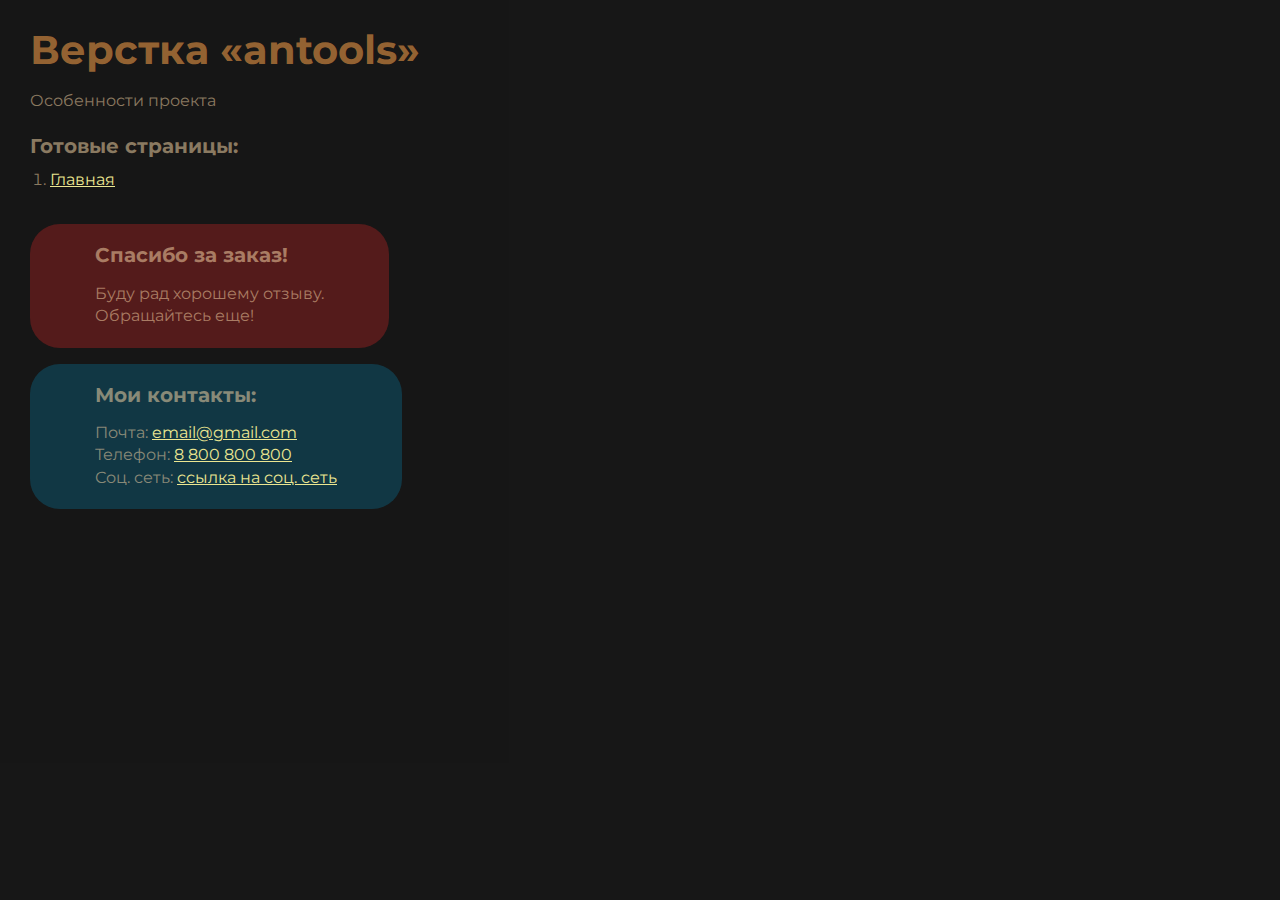
<file: index.html>
<!DOCTYPE html>
<html>

<head>
	<meta charset="UTF-8">
	<meta name="viewport" content="width=device-width, initial-scale=1.0">
	<title>Верстка «antools»</title>
</head>

<body>
	<div class="rootpage">
		<h1>Верстка «antools»</h1>
		<div class="rootpage__info">
			Особенности проекта
		</div>
		<h2>Готовые страницы:</h2>
		<ol class="rootpage__list">
			<li><a target="_blank" href="home.html">Главная</a></li>
		</ol>
		<div class="rootpage__tnx">
			<h2>Спасибо за заказ!</h2>
			<p>Буду рад хорошему отзыву.</p>
			<p>Обращайтесь еще!</p>
		</div>
		<div class="rootpage__contacts">
			<h2>Мои контакты:</h2>
			<p>Почта: <a href="mailto:email@gmail.com">email@gmail.com</a></p>
			<p>Телефон: <a href="tel:8800800800">8 800 800 800</a></p>
			<p>Соц. сеть: <a href="">ссылка на соц. сеть</a></p>
		</div>
	</div>
</body>
<style>
	@charset "UTF-8";
	@import url("https://fonts.googleapis.com/css?family=Montserrat:regular,700&display=swap");

	*,
	*::before,
	*::after {
		padding: 0px;
		margin: 0px;
		border: 0px;
		box-sizing: border-box;
	}

	html,
	body {
		height: 100%;
		margin: 0;
		padding: 0;
		min-width: 320px;
		width: 100%;
		color: rgba(255, 222, 173, 0.5);
		background-color: rgba(0, 0, 0, 0.7);
	}

	body {
		font-family: Montserrat;
		font-size: 100%;
		line-height: 1;
		font-size: 1rem;
	}

	a {
		text-decoration: underline;
		color: #ebe691
	}

	a:visited {
		text-decoration: underline;
		color: #aaa768;
	}

	a:hover {
		text-decoration: none;
	}

	ul li {
		list-style: none;
	}

	img {
		vertical-align: top;
	}

	.wrapper {
		width: 100%;
		min-height: 100%;
		overflow: hidden;
	}

	.rootpage {
		padding: 30px;
		display: flex;
		flex-direction: column;
		align-items: flex-start;
	}

	@media (max-width: 767px) {
		.rootpage {
			padding: 30px 15px;
		}
	}

	h1 {
		color: rgba(205, 133, 63, 0.7);
		font-size: 2.5rem;
		margin: 0px 0px 1.25rem 0px;
	}

	@media (max-width: 767px) {
		h1 {
			font-size: 1.85rem;
			margin: 0px 0px 1.25rem 0px;
		}
	}

	h2 {
		/* color: #ebe691; */
		font-size: 1.25rem;
		margin: 0px 0px 1rem 0px;
	}

	@media (max-width: 767px) {
		h2 {
			font-size: 1.125rem;
			margin: 0px 0px 1rem 0px;
		}
	}

	.rootpage__info {
		line-height: 140%;
		margin: 0px 0px 1.5rem 0px;
	}

	.rootpage__list {
		margin: 0px 0px 2.25rem 1.25rem;
	}

	.rootpage__list li:not(:last-child) {
		margin: 0px 0px 15px 0px;
	}

	.rootpage__contacts,
	.rootpage__tnx {
		border-radius: 30px;
		padding: 20px 65px;
		line-height: 140%;
	}

	@media (max-width: 767px) {

		.rootpage__contacts,
		.rootpage__tnx {
			border-radius: 40px;
			padding: 20px;
		}
	}

	.rootpage__contacts {
		background: rgba(0, 191, 255, 0.2);

	}

	.rootpage__contacts a {
		color: #ebe691;
	}

	.rootpage__tnx {
		background: rgba(178, 34, 34, 0.4);

		/* background: #c22d63; */
		margin: 0px 0px 1rem 0px;
	}
</style>

</html>
</file>
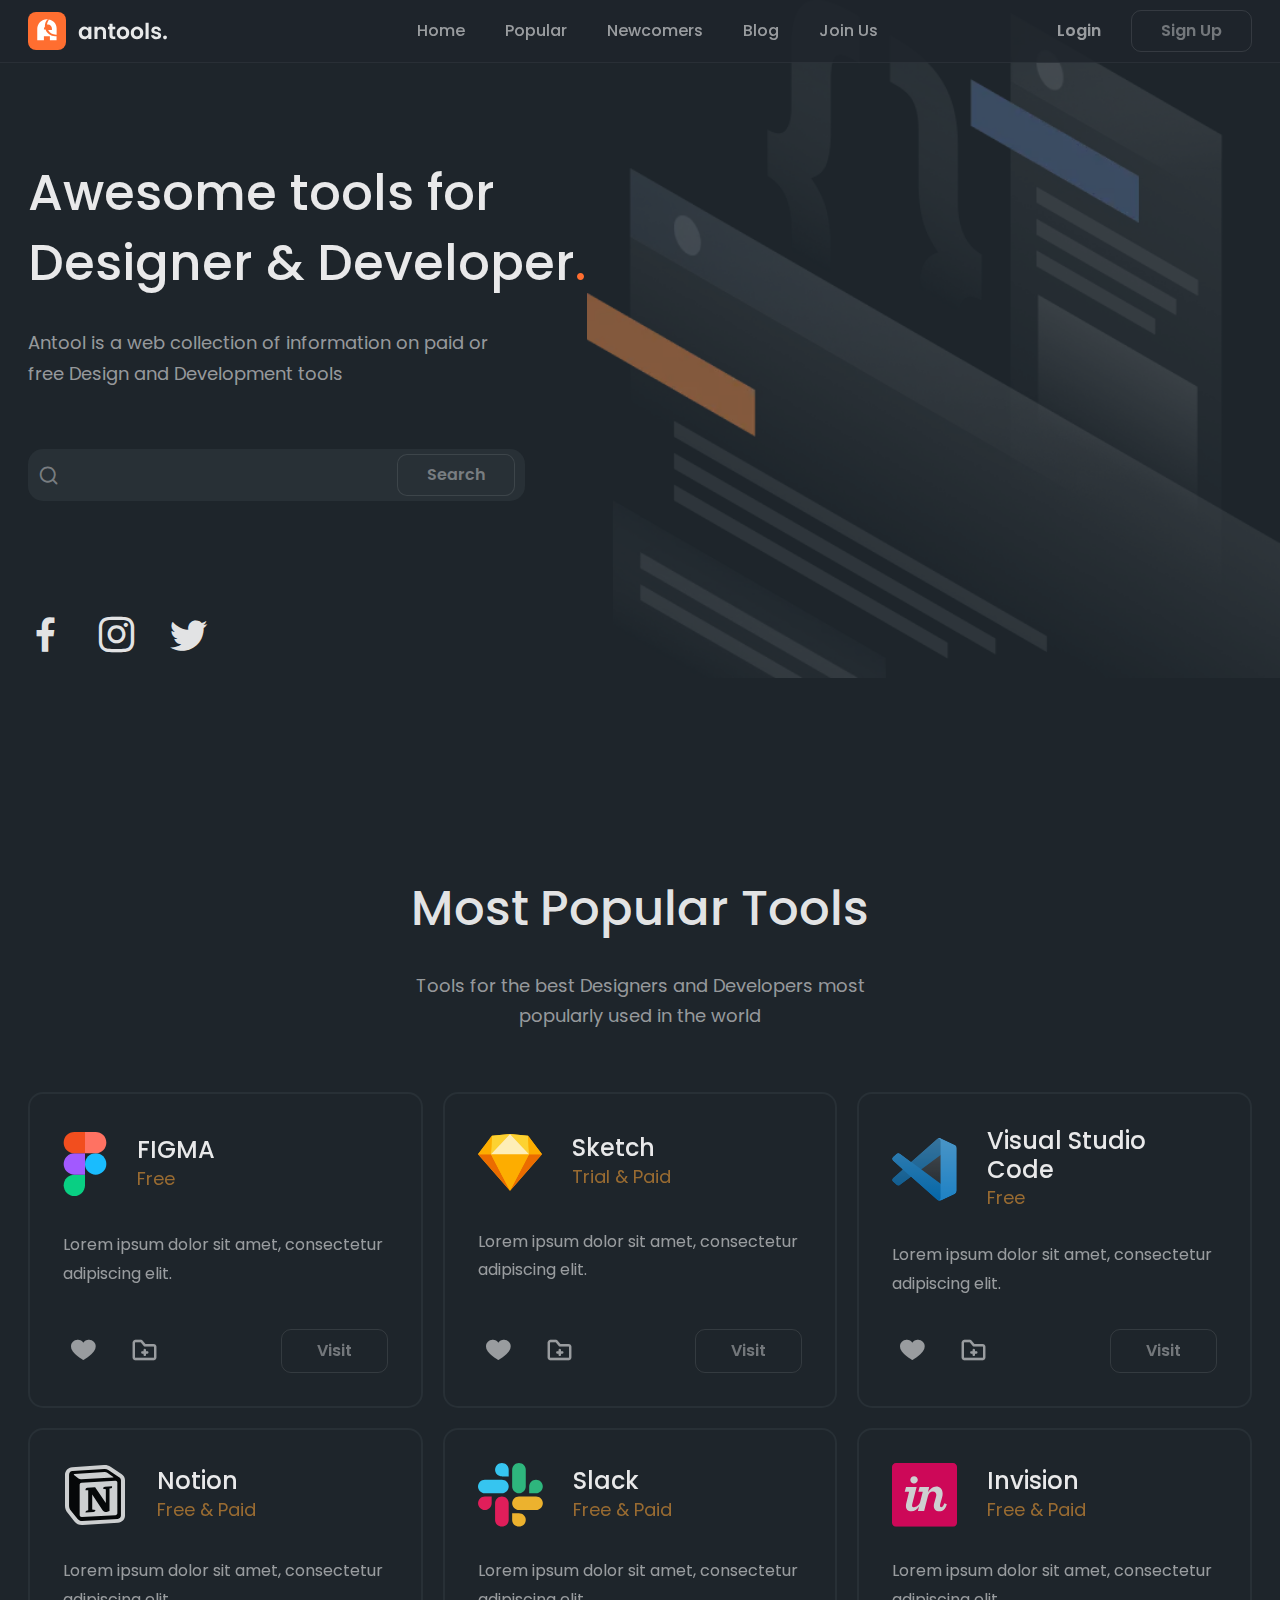
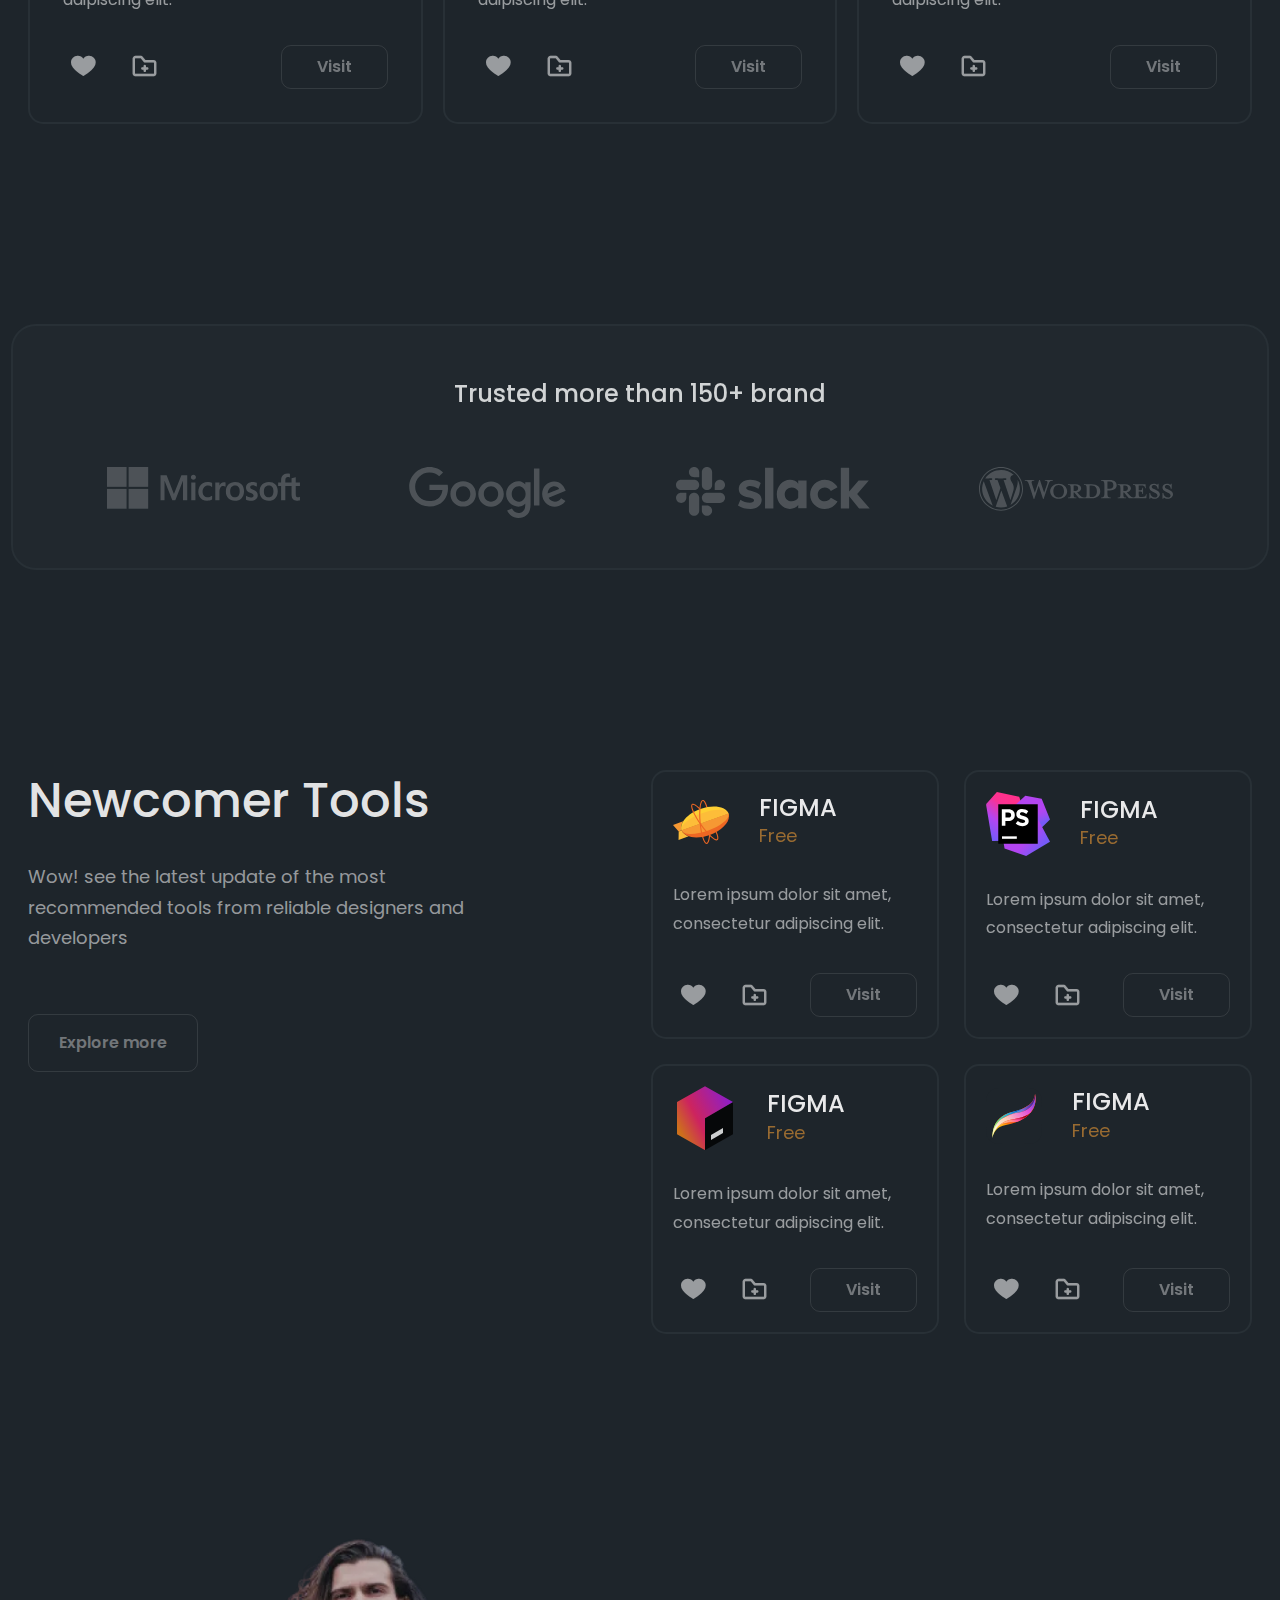
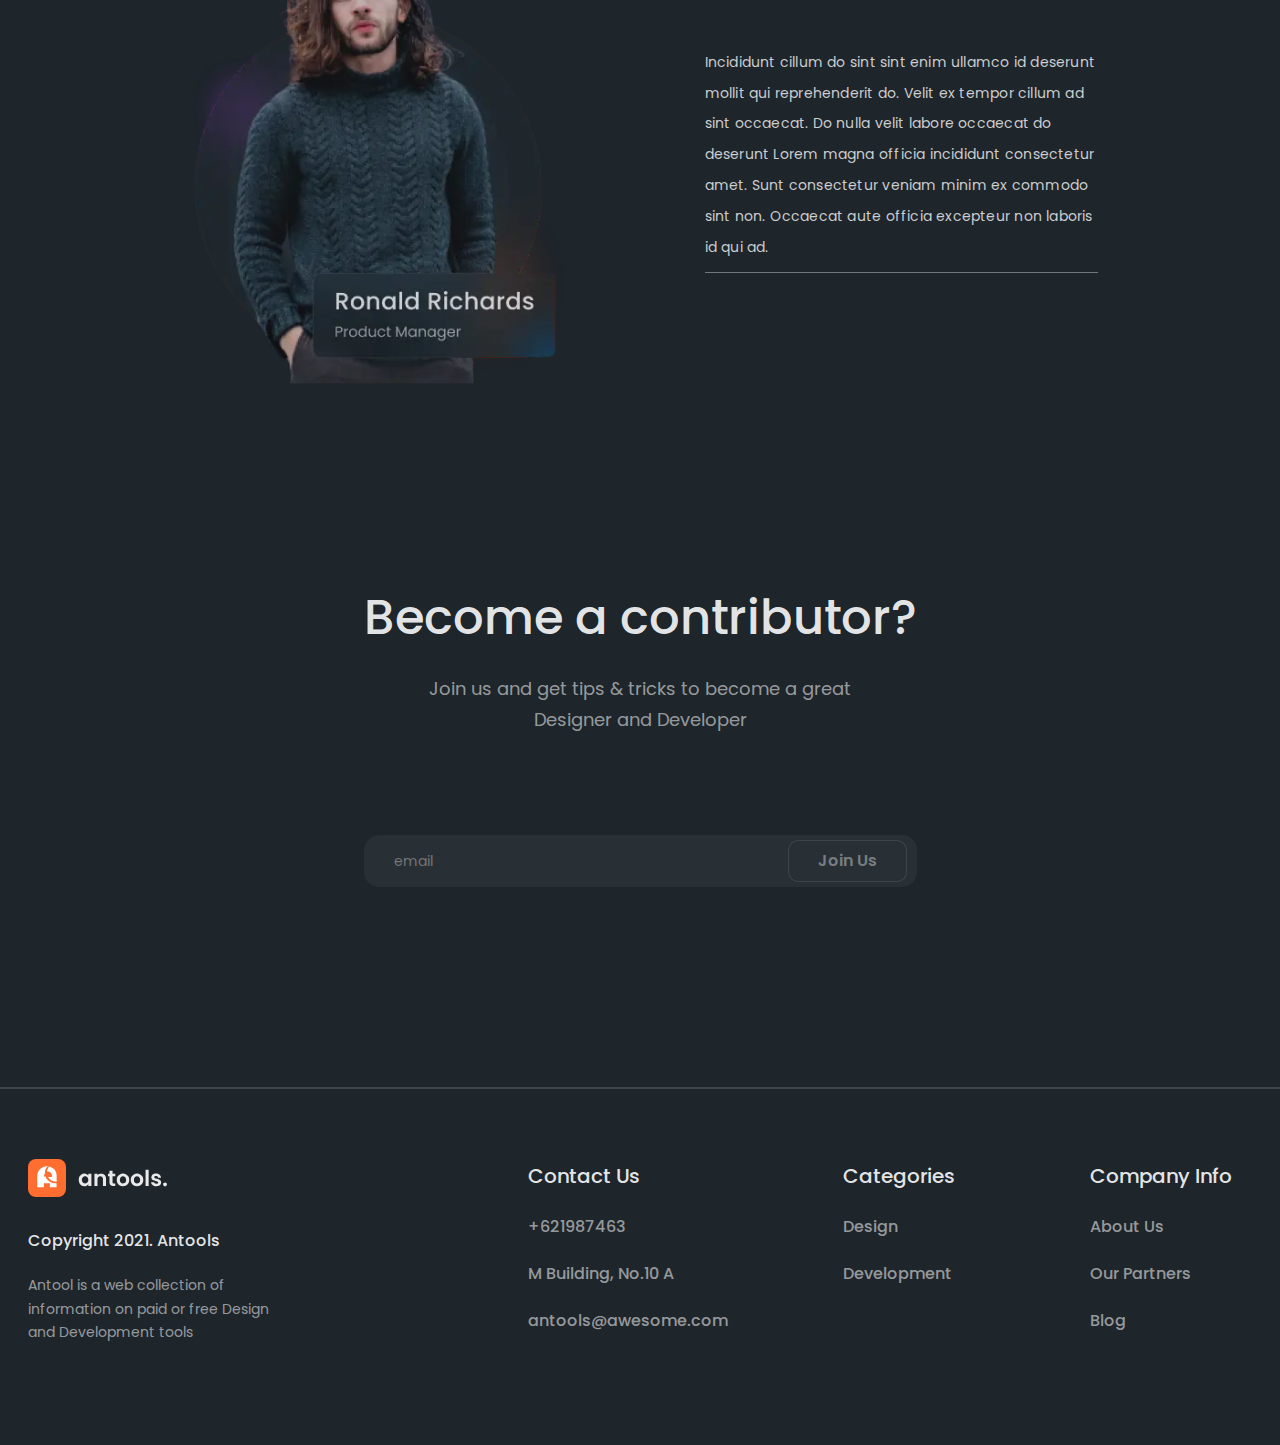
<file: home.html>
<!DOCTYPE html>
<html lang="ru">

<head>
	<title>Главная</title>
	<meta charset="UTF-8">
	<meta name="format-detection" content="telephone=no">
	<!-- <style>body{opacity: 0;}</style> -->
	<link rel="preconnect" href="https://fonts.googleapis.com">
	<link rel="preconnect" href="https://fonts.gstatic.com" crossorigin>
	<link href="https://fonts.googleapis.com/css2?family=Poppins:wght@400;500;600&family=Roboto&display=swap&_v=20220122194703" rel="stylesheet">
	<link rel="stylesheet" href="css/style.min.css?_v=20220122194703">
	<link rel="shortcut icon" href="favicon.ico">
	<!-- <meta name="robots" content="noindex, nofollow"> -->
	<meta name="viewport" content="width=device-width, initial-scale=1.0">
</head>

<body>
	<div class="wrapper">
		<header class="header">
			<div class="header__container">
				<a href="#" class="header__logo"><img src="img/icons/logo2.svg" alt="logo"></a>
				<div class="header__menu menu">
					<nav class="menu__body">
						<ul class="menu__list">
							<li data-goto=".header" class="menu__item"><a href="" class="menu__link">Home</a></li>
							<li data-goto=".popular" class="menu__item"><a href="" class="menu__link">Popular</a></li>
							<li data-goto=".Newcomer" class="menu__item"><a href="" class="menu__link">Newcomers</a></li>
							<li class="menu__item"><a href="" class="menu__link">Blog</a></li>
							<li data-goto=".email" class="menu__item"><a href="" class="menu__link">Join Us</a></li>
						</ul>
					</nav>
				</div>
				<div data-da=".menu__body, 500" class="header__accaunt">
					<a href="" class="header__login">Login</a>
					<button type="submit" class="header__button button">Sign Up</button>
					<button data-da=".header__container, 500" type="button" class="menu__icon icon-menu"><span></span></button>
				</div>

			</div>
		</header>
		<main class="page">
			<section class="awesome ">
				<div class="awesome__container">
					<h1 class="awesome__title">Awesome tools for
						Designer & Developer<span>.</span> </h1>
					<div class="awesome__text text">Antool is a web collection of information on paid or free Design and
						Development tools</div>
					<form action="#" class="awesome__forms">
						<div class="awesome__form _icon-search">
							<input autocomplete="off" type="text" name="form[]" data-error="Ошибка" placeholder="" class=" awesome__input input">
							<button type="submit" class="awesome__button button">Search</button>
						</div>
					</form>
					<div class="awesome__massage">
						<div class="awesome__icon facebook">
							<a href="#" class="awesome__facebook _icon-facebook"></a>
						</div>
						<div class="awesome__icon inst">
							<a href="#" class="awesome__inst _icon-inst "></a>
						</div>
						<div class="awesome__icon twitter">
							<a href="#" class="awesome__twitter _icon-twitter"></a>
						</div>
					</div>
				</div>
			</section>
			<section class="popular">
				<div class="popular__container">
					<h2 class="popular__title title">Most Popular Tools</h2>
					<div class="popular__text text">Tools for the best Designers and Developers
						most popularly used in the world</div>
					<div class="popular__items">
						<div class="popular__item item ">
							<div class="item__icon body-icon">
								<div class="body-icon__img">
									<img src="img/item-icon/1.svg" alt="">
								</div>
								<div class="body-icon__item">
									<div class="body-icon__title">FIGMA</div>
									<div class="body-icon__text">Free</div>
								</div>
							</div>
							<div class="item__text">Lorem ipsum dolor sit amet, consectetur adipiscing elit.</div>
							<div class="item__body">
								<div class="item__like">
									<button type="submit" class="item__fovotite _icon-favorite"></button>
									<button type="submit" class="item__file _icon-file"></button>
								</div>
								<button type="submit" class="item__btn button">Visit</button>
							</div>
						</div>
						<div class="popular__item item ">
							<div class="item__icon body-icon">
								<div class="body-icon__img">
									<img src="img/item-icon/2.svg" alt="">
								</div>
								<div class="body-icon__item">
									<div class="body-icon__title">Sketch</div>
									<div class="body-icon__text">Trial & Paid</div>
								</div>
							</div>
							<div class="item__text">Lorem ipsum dolor sit amet, consectetur adipiscing elit.</div>
							<div class="item__body">
								<div class="item__like">
									<button type="submit" class="item__fovotite _icon-favorite"></button>
									<button type="submit" class="item__file _icon-file"></button>
								</div>
								<button type="submit" class="item__btn button">Visit</button>
							</div>
						</div>
						<div class="popular__item item ">
							<div class="item__icon body-icon">
								<div class="body-icon__img">
									<img src="img/item-icon/3.svg" alt="">
								</div>
								<div class="body-icon__item">
									<div class="body-icon__title">Visual Studio Code</div>
									<div class="body-icon__text">Free</div>
								</div>
							</div>
							<div class="item__text">Lorem ipsum dolor sit amet, consectetur adipiscing elit.</div>
							<div class="item__body">
								<div class="item__like">
									<button type="submit" class="item__fovotite _icon-favorite"></button>
									<button type="submit" class="item__file _icon-file"></button>
								</div>
								<button type="submit" class="item__btn button">Visit</button>
							</div>
						</div>
						<div class="popular__item item ">
							<div class="item__icon body-icon">
								<div class="body-icon__img">
									<img src="img/item-icon/4.svg" alt="">
								</div>
								<div class="body-icon__item">
									<div class="body-icon__title">Notion</div>
									<div class="body-icon__text">Free & Paid</div>
								</div>
							</div>
							<div class="item__text">Lorem ipsum dolor sit amet, consectetur adipiscing elit.</div>
							<div class="item__body">
								<div class="item__like">
									<button type="submit" class="item__fovotite _icon-favorite"></button>
									<button type="submit" class="item__file _icon-file"></button>
								</div>
								<button type="submit" class="item__btn button">Visit</button>
							</div>
						</div>
						<div class="popular__item item ">
							<div class="item__icon body-icon">
								<div class="body-icon__img">
									<img src="img/item-icon/5.svg" alt="">
								</div>
								<div class="body-icon__item">
									<div class="body-icon__title">Slack</div>
									<div class="body-icon__text">Free & Paid</div>
								</div>
							</div>
							<div class="item__text">Lorem ipsum dolor sit amet, consectetur adipiscing elit.</div>
							<div class="item__body">
								<div class="item__like">
									<button type="submit" class="item__fovotite _icon-favorite"></button>
									<button type="submit" class="item__file _icon-file"></button>
								</div>
								<button type="submit" class="item__btn button">Visit</button>
							</div>
						</div>
						<div class="popular__item item ">
							<div class="item__icon body-icon">
								<div class="body-icon__img">
									<img src="img/item-icon/6.svg" alt="">
								</div>
								<div class="body-icon__item">
									<div class="body-icon__title">Invision</div>
									<div class="body-icon__text">Free & Paid</div>
								</div>
							</div>
							<div class="item__text">Lorem ipsum dolor sit amet, consectetur adipiscing elit.</div>
							<div class="item__body">
								<div class="item__like">
									<button type="submit" class="item__fovotite _icon-favorite"></button>
									<button type="submit" class="item__file _icon-file"></button>
								</div>
								<button type="submit" class="item__btn button">Visit</button>
							</div>
						</div>
					</div>
				</div>
			</section>
			<section class="Trusted">
				<div class="Trusted__container">
					<div class="Trusted__title">Trusted more than 150+ brand</div>
					<div class="Trusted__items">
						<div class="Trusted__item">
							<img src="img/Trusted/1.svg" alt="img">
						</div>
						<div class="Trusted__item">
							<img src="img/Trusted/2.svg" alt="img">
						</div>
						<div class="Trusted__item">
							<img src="img/Trusted/3.svg" alt="img">
						</div>
						<div class="Trusted__item">
							<img src="img/Trusted/4.svg" alt="img">
						</div>
					</div>
				</div>
			</section>
			<section class="Newcomer">
				<div class="Newcomer__container">
					<div class="Newcomer__body">
						<h2 class="Newcomer__title title">Newcomer Tools</h2>
						<div class="Newcomer__text text">Wow! see the latest update of the most recommended tools from
							reliable designers and developers</div>
						<button type="submit" class="Newcomer__button button">Explore more</button>
					</div>
					<div class="Newcomer__items">
						<div class="Newcomer__item item">
							<div class="item__icon body-icon">
								<div class="body-icon__img">
									<img src="img/Newcomer/1.svg" alt="">
								</div>
								<div class="body-icon__item">
									<div class="body-icon__title">FIGMA</div>
									<div class="body-icon__text">Free</div>
								</div>
							</div>
							<div class="item__text text__fz">Lorem ipsum dolor sit amet, consectetur adipiscing elit.</div>
							<div class="item__body">
								<div class="item__like">
									<button type="submit" class="item__fovotite _icon-favorite"></button>
									<button type="submit" class="item__file _icon-file"></button>
								</div>
								<button type="submit" class="item__btn button">Visit</button>
							</div>
						</div>
						<div class="Newcomer__item item">
							<div class="item__icon body-icon">
								<div class="body-icon__img">
									<img src="img/Newcomer/2.svg" alt="">
								</div>
								<div class="body-icon__item">
									<div class="body-icon__title">FIGMA</div>
									<div class="body-icon__text">Free</div>
								</div>
							</div>
							<div class="item__text text__fz">Lorem ipsum dolor sit amet, consectetur adipiscing elit.</div>
							<div class="item__body">
								<div class="item__like ">
									<button type="submit" class="item__fovotite _icon-favorite"></button>
									<button type="submit" class="item__file _icon-file"></button>
								</div>
								<button type="submit" class="item__btn button">Visit</button>
							</div>
						</div>
						<div class="Newcomer__item item">
							<div class="item__icon body-icon">
								<div class="body-icon__img">
									<img src="img/Newcomer/3.svg" alt="">
								</div>
								<div class="body-icon__item">
									<div class="body-icon__title">FIGMA</div>
									<div class="body-icon__text">Free</div>
								</div>
							</div>
							<div class="item__text text__fz">Lorem ipsum dolor sit amet, consectetur adipiscing elit.</div>
							<div class="item__body">
								<div class="item__like ">
									<button type="submit" class="item__fovotite _icon-favorite"></button>
									<button type="submit" class="item__file _icon-file"></button>
								</div>
								<button type="submit" class="item__btn button">Visit</button>
							</div>
						</div>
						<div class="Newcomer__item item">
							<div class="item__icon body-icon">
								<div class="body-icon__img">
									<img src="img/Newcomer/4.svg" alt="">
								</div>
								<div class="body-icon__item">
									<div class="body-icon__title">FIGMA</div>
									<div class="body-icon__text">Free</div>
								</div>
							</div>
							<div class="item__text text__fz">Lorem ipsum dolor sit amet, consectetur adipiscing elit.</div>
							<div class="item__body">
								<div class="item__like">
									<button type="submit" class="item__fovotite _icon-favorite"></button>
									<button type="submit" class="item__file _icon-file"></button>
								</div>
								<button type="submit" class="item__btn button">Visit</button>
							</div>
						</div>
					</div>
				</div>
			</section>
			<section class="blog">
				<div class="blog__container">
					<div class="blog__body">
						<div class="blog__image -ibg_contain">
							<picture><source srcset="img/ronald.webp"type="image/webp"><img src="img/ronald.png" alt=""></picture>
						</div>
						<div class="blog__text">Incididunt cillum do sint sint enim ullamco id deserunt mollit qui
							reprehenderit do. Velit ex tempor cillum ad sint occaecat. Do nulla velit labore
							occaecat do deserunt Lorem magna officia incididunt consectetur amet. Sunt consectetur
							veniam minim ex commodo sint non. Occaecat aute officia excepteur non laboris id qui
							ad.</div>
					</div>
				</div>
			</section>
			<section class="email">
				<div class="email__container">
					<div class="email__body">
						<div class="email__title title">Become a contributor?</div>
						<div class="email__text text">Join us and get tips & tricks to become a great Designer and Developer
						</div>
						<form action="#" class="email__forms">
							<div class="email__form">
								<input autocomplete="off" type="text" name="form[]" data-error="Ошибка" placeholder="email" class="email__input input">
								<button type="submit" class="email__button button">Join Us</button>
							</div>
						</form>
					</div>
				</div>
			</section>
		</main>
		<footer class="footer ">
			<div class="footer__container ">
				<div class="footer__item footer__item_wight-260 ">
					<a href="#" class="footer__logo"><img src="img/icons/logo2.svg" alt="logo"></a>
					<h4 class="footer__title_fz  "> Copyright 2021. Antools</h4>
					<div class="footer__text"> Antool is a web collection of information
						on paid or free Design and Development
						tools</div>
				</div>
				<div class="footer__items">
					<div data-spollers="894,max" class="footer__item footer__item_wight-197 ">
						<h3 data-spoller class="footer__title ">Contact Us</h3>
						<ul class="footer__body">
							<li class="footer__list"><a href="tel:+621987463" class="footer__link">+621987463</a></li>
							<li class="footer__list"><a href="" class="footer__link">M Building, No.10 A</a></li>
							<li class="footer__list"> <a href="" class="footer__link">antools@awesome.com</a></li>
						</ul>
					</div>
					<div data-spollers="894,max" class="footer__item footer__item_wight-197 ">
						<h3 data-spoller class="footer__title ">Categories</h3>
						<ul class="footer__body">
							<li class="footer__list"><a href="" class="footer__link">Design</a></li>
							<li class="footer__list"> <a href="" class="footer__link">Development</a></li>
						</ul>
					</div>
					<div data-spollers="894,max" class="footer__item footer__item_wight-197 ">
						<h3 data-spoller class="footer__title ">Company Info</h3>
						<ul class="footer__body">
							<li class="footer__list"><a href="" class="footer__link">About Us</a></li>
							<li class="footer__list"><a href="" class="footer__link">Our Partners</a></li>
							<li class="footer__list">
								<a href="" class="footer__link">Blog</a>
							</li>
						</ul>
					</div>
				</div>
			</div>
		</footer>
	</div>
	<!-- 
<div id="popup" aria-hidden="true" class="popup">
	<div class="popup__wrapper">
		<div class="popup__content">
			<button data-close type="button" class="popup__close">Закрыть</button>
			<div class="popup__text">
			</div>
		</div>
	</div>
</div>
 -->

	<script src="js/app.min.js?_v=20220122194703"></script>
</body>

</html>
</file>
<file: css/style.min.css>
@charset "UTF-8";@font-face{font-family:icons;font-display:swap;src:url(../fonts/icons.woff2) format("woff2"),url(../fonts/icons.woff) format("woff");font-weight:400;font-style:normal}.footer__title:before,[class*=_icon-]:before{font-family:icons;font-style:normal;font-weight:400;font-variant:normal;text-transform:none;line-height:1;-webkit-font-smoothing:antialiased;-moz-osx-font-smoothing:grayscale}[class*=_icon-]:before{display:block}._icon-arrow:before{content:"\e900"}._icon-facebook:before{content:"\e901"}._icon-favorite:before{content:"\e902";-webkit-transition:color .3s ease 0s;-o-transition:color .3s ease 0s;transition:color .3s ease 0s}._icon-file:before{content:"\e903";-webkit-transition:color .3s ease 0s;-o-transition:color .3s ease 0s;transition:color .3s ease 0s}._icon-inst:before{content:"\e904"}._icon-search:before{content:"\e905"}._icon-twitter:before{content:"\e906"}*{padding:0;margin:0;border:0}*,:after,:before{-webkit-box-sizing:border-box;box-sizing:border-box}body,html{height:100%;min-width:320px}body{color:#1e252b;line-height:1;font-family:Poppins;font-size:1rem;-ms-text-size-adjust:100%;-moz-text-size-adjust:100%;-webkit-text-size-adjust:100%;-webkit-font-smoothing:antialiased;-moz-osx-font-smoothing:grayscale}button,input,textarea{font-family:Poppins;font-size:inherit}button{cursor:pointer;color:inherit;background-color:inherit}a{color:inherit}a:link,a:visited{text-decoration:none}a:hover{text-decoration:none}ul li{list-style:none}img{vertical-align:top}h1,h2,h3,h4,h5,h6{font-weight:inherit;font-size:inherit}body{background-color:#1e252b}.wrapper{min-height:100%;display:-webkit-box;display:-ms-flexbox;display:flex;-webkit-box-orient:vertical;-webkit-box-direction:normal;-ms-flex-direction:column;flex-direction:column;overflow:hidden}.wrapper>main{-webkit-box-flex:1;-ms-flex:1 1 auto;flex:1 1 auto}.wrapper>*{min-width:0}[class*=__container]{max-width:76.5rem;-webkit-box-sizing:content-box;box-sizing:content-box;margin:0 auto;padding:0 .9375rem}.button{color:rgba(255,255,255,.38);-webkit-box-flex:0;-ms-flex:0 0 auto;flex:0 0 auto;font-weight:600;line-height:1.5;display:-webkit-box;display:-ms-flexbox;display:flex;-webkit-box-align:center;-ms-flex-align:center;align-items:center;-webkit-box-pack:center;-ms-flex-pack:center;justify-content:center;padding:8px 29px;border:1px solid rgba(255,255,255,.1);border-radius:10px;-webkit-transition:all .3s ease 0s;-o-transition:all .3s ease 0s;transition:all .3s ease 0s;font-weight:600}input[type=email],input[type=tel],input[type=text],textarea{-webkit-appearance:none;-moz-appearance:none;appearance:none}.input{background:#283036;outline:0;border-radius:0!important;width:100%;display:block;padding:0 20px;font-weight:400;font-size:14px;line-height:21px;color:rgba(255,255,255,.38)}textarea.input{resize:none;padding:0 0}[class*=-ibg]{position:relative}[class*=-ibg] img{position:absolute;width:100%;height:100%;top:0;left:0;-o-object-fit:cover;object-fit:cover}[class*=-ibg_contain] img{-o-object-fit:contain;object-fit:contain}.text{max-width:487px;font-weight:400;line-height:1.7;color:rgba(255,255,255,.55)}.title{line-height:130%;font-weight:500;color:rgba(255,255,255,.9)}.header{position:fixed;background-color:rgba(30,37,43,.85);border-bottom:1px solid rgba(255,255,255,.05);top:0;left:0;width:100%;color:rgba(255,255,255,.55);padding:10px 0;display:-webkit-box;display:-ms-flexbox;display:flex;-webkit-box-align:end;-ms-flex-align:end;align-items:flex-end;z-index:10}.header__container{height:100%;width:100%;display:-webkit-box;display:-ms-flexbox;display:flex;-webkit-box-align:center;-ms-flex-align:center;align-items:center;-webkit-column-gap:20px;-moz-column-gap:20px;column-gap:20px;row-gap:5px;-webkit-box-pack:justify;-ms-flex-pack:justify;justify-content:space-between}.header__accaunt{display:-webkit-box;display:-ms-flexbox;display:flex;-webkit-box-align:center;-ms-flex-align:center;align-items:center}.header__login{font-weight:600;line-height:1.5;position:relative;-webkit-transition:color .3s ease 0s;-o-transition:color .3s ease 0s;transition:color .3s ease 0s}.header__login::after{content:"";-webkit-transition:all .3s ease 0s;-o-transition:all .3s ease 0s;transition:all .3s ease 0s;display:block;width:100%;height:1.5px;background-color:#ff6e30;position:absolute;-webkit-transform:scale(0);-ms-transform:scale(0);transform:scale(0)}.header__button{-webkit-box-flex:0;-ms-flex:0 0 auto;flex:0 0 auto;font-weight:600;line-height:1.5;display:-webkit-box;display:-ms-flexbox;display:flex;-webkit-box-align:center;-ms-flex-align:center;align-items:center;-webkit-box-pack:center;-ms-flex-pack:center;justify-content:center;padding:8px 29px;border:1px solid rgba(255,255,255,.1);border-radius:10px;-webkit-transition:all .3s ease 0s;-o-transition:all .3s ease 0s;transition:all .3s ease 0s}.menu__list{display:-webkit-box;display:-ms-flexbox;display:flex;-webkit-column-gap:40px;-moz-column-gap:40px;column-gap:40px;row-gap:5px;-ms-flex-wrap:wrap;flex-wrap:wrap;text-align:center;-webkit-box-pack:center;-ms-flex-pack:center;justify-content:center}.menu__link{font-weight:500;line-height:1.5;-webkit-transition:color .3s ease 0s;-o-transition:color .3s ease 0s;transition:color .3s ease 0s;position:relative}.menu__link::after{content:"";-webkit-transition:all .3s ease 0s;-o-transition:all .3s ease 0s;transition:all .3s ease 0s;display:block;width:100%;height:1.5px;background-color:#ff6e30;position:absolute;-webkit-transform:scale(0);-ms-transform:scale(0);transform:scale(0)}.icon-menu{display:none}.footer{font-weight:400;color:rgba(255,255,255,.55)}.footer::before{content:"";display:block;width:100%;height:1.3px;background:rgba(255,255,255,.15)}.footer__container{display:-webkit-box;display:-ms-flexbox;display:flex;-ms-flex-wrap:wrap;flex-wrap:wrap;-webkit-column-gap:40px;-moz-column-gap:40px;column-gap:40px;row-gap:30px;-webkit-box-pack:justify;-ms-flex-pack:justify;justify-content:space-between}.footer__items{display:-webkit-box;display:-ms-flexbox;display:flex}.footer__item{display:-webkit-box;display:-ms-flexbox;display:flex;-webkit-box-orient:vertical;-webkit-box-direction:normal;-ms-flex-direction:column;flex-direction:column}.footer__item_wight-260{max-width:260px}.footer__body{padding-bottom:10px}.footer__title{max-width:250px;display:-webkit-box;display:-ms-flexbox;display:flex;-webkit-box-orient:horizontal;-webkit-box-direction:reverse;-ms-flex-direction:row-reverse;flex-direction:row-reverse;-webkit-box-pack:start;-ms-flex-pack:start;justify-content:start;font-weight:500;font-size:16px;line-height:1.7;color:rgba(255,255,255,.9)}.footer__title:before{-webkit-transition:all .3s ease 0s;-o-transition:all .3s ease 0s;transition:all .3s ease 0s;content:"\e900";display:block;position:relative;top:5px;left:20px;opacity:0;height:20px}.footer__title._spoller-active::before{-webkit-transform:rotate(180deg);-ms-transform:rotate(180deg);transform:rotate(180deg);color:#ff6e30}.footer__title:not(:last-child){margin-bottom:20px}.footer__title_fz{font-size:1rem;color:rgba(255,255,255,.9);font-weight:500;line-height:1.7}.footer__title_fz:not(:last-child){margin-bottom:20px}.footer__text{line-height:1.7}.footer__list:not(:last-child){margin-bottom:20px}.footer__link{font-weight:500;line-height:1.7}.no-webp .awesome{background:url(../img/bgmain.png) right bottom/contain no-repeat}.awesome{position:relative;padding-bottom:20px;color:rgba(255,255,255,.9)}.awesome::before{content:"";display:block;position:absolute;width:100%;height:100%;top:0;left:0;z-index:0;background-color:rgba(30,37,43,.5)}.awesome__container{position:relative}.awesome__title{max-width:600px;font-weight:500;font-size:50px;line-height:140%}.awesome__title span{color:#ff6e30}.awesome__form{display:-webkit-box;display:-ms-flexbox;display:flex;max-width:497px;-webkit-box-align:center;-ms-flex-align:center;align-items:center;background:#283036;border-radius:15px;padding:5px 10px}.awesome__form::before{font-size:1.375rem;color:rgba(255,255,255,.38)}.awesome__massage{display:-webkit-box;display:-ms-flexbox;display:flex;-webkit-box-align:center;-ms-flex-align:center;align-items:center;-webkit-column-gap:30px;-moz-column-gap:30px;column-gap:30px;row-gap:5px;font-size:2.1875rem}.awesome__inst::before{font-size:2.9375rem}.awesome__twitter::before{font-size:2.375rem}.awesome__icon{-webkit-transition:all .3s ease 0s;-o-transition:all .3s ease 0s;transition:all .3s ease 0s}.popular{color:rgba(255,255,255,.55)}.popular__container{display:-webkit-box;display:-ms-flexbox;display:flex;-webkit-box-orient:vertical;-webkit-box-direction:normal;-ms-flex-direction:column;flex-direction:column;-webkit-box-align:center;-ms-flex-align:center;align-items:center}.popular__title{text-align:center}.popular__text{text-align:center}.popular__items{display:-ms-grid;display:grid;-ms-grid-columns:(1fr)[3];grid-template-columns:repeat(3,1fr);gap:20px}.item{display:-webkit-box;display:-ms-flexbox;display:flex;-webkit-box-orient:vertical;-webkit-box-direction:normal;-ms-flex-direction:column;flex-direction:column;-webkit-transition:all .3s ease 0s;-o-transition:all .3s ease 0s;transition:all .3s ease 0s;border:2.5px solid #283036;-webkit-backdrop-filter:blur(50px);backdrop-filter:blur(50px);border-radius:15px;padding:33px;max-width:400px}.item__icon{-webkit-box-flex:1;-ms-flex:1 1 auto;flex:1 1 auto}.item__text{-webkit-box-flex:1;-ms-flex:1 1 auto;flex:1 1 auto;-webkit-transition:all .3s ease 0s;-o-transition:all .3s ease 0s;transition:all .3s ease 0s;color:rgba(255,255,255,.55);line-height:1.8}.item__body{display:-webkit-box;display:-ms-flexbox;display:flex;-webkit-column-gap:10px;-moz-column-gap:10px;column-gap:10px;-ms-flex-wrap:wrap;flex-wrap:wrap;-webkit-box-pack:justify;-ms-flex-pack:justify;justify-content:space-between;-webkit-box-align:center;-ms-flex-align:center;align-items:center}.item__like{display:-webkit-box;display:-ms-flexbox;display:flex;-webkit-column-gap:20px;-moz-column-gap:20px;column-gap:20px;row-gap:10px;color:rgba(255,255,255,.55)}.item__fovotite{border-radius:8px;-webkit-transition:all .3s ease 0s;-o-transition:all .3s ease 0s;transition:all .3s ease 0s;padding:8px}.item__fovotite:active::before{-webkit-transform:translate(0,1px);-ms-transform:translate(0,1px);transform:translate(0,1px)}.item__file{border-radius:8px;-webkit-transition:all .3s ease 0s;-o-transition:all .3s ease 0s;transition:all .3s ease 0s;padding:8px}.item__file:active::before{-webkit-transform:translate(0,1px);-ms-transform:translate(0,1px);transform:translate(0,1px)}.item__btn{padding:9px 35px}.body-icon{-webkit-box-align:center;-ms-flex-align:center;align-items:center;display:-webkit-box;display:-ms-flexbox;display:flex;-webkit-column-gap:30px;-moz-column-gap:30px;column-gap:30px}.body-icon__title{font-weight:500;line-height:1.2;color:rgba(255,255,255,.9)}.body-icon__text{line-height:1.5;color:rgba(255,165,55,.55);-webkit-transition:all .3s ease 0s;-o-transition:all .3s ease 0s;transition:all .3s ease 0s}.Trusted{color:rgba(255,255,255,.8)}.Trusted__container{background:rgba(44,53,61,.2);-webkit-backdrop-filter:blur(50px);backdrop-filter:blur(50px);border:2.5px solid #283036;border-radius:25px}.Trusted__title{font-weight:500;line-height:1.5;text-align:center}.Trusted__items{display:-webkit-box;display:-ms-flexbox;display:flex;-webkit-column-gap:30px;-moz-column-gap:30px;column-gap:30px;row-gap:20px;-webkit-box-pack:space-evenly;-ms-flex-pack:space-evenly;justify-content:space-evenly;-ms-flex-wrap:wrap;flex-wrap:wrap}.Newcomer{color:#fff}.Newcomer__container{-webkit-column-gap:50px;-moz-column-gap:50px;column-gap:50px;-webkit-box-pack:justify;-ms-flex-pack:justify;justify-content:space-between;display:-webkit-box;display:-ms-flexbox;display:flex}.Newcomer__button{padding:16px 30px}.Newcomer__items{gap:25px;display:-ms-grid;display:grid;-ms-grid-columns:(1fr)[2];grid-template-columns:repeat(2,1fr)}.Newcomer__item{max-width:288px}.email__container{display:-webkit-box;display:-ms-flexbox;display:flex;-webkit-box-orient:vertical;-webkit-box-direction:normal;-ms-flex-direction:column;flex-direction:column;-webkit-box-align:center;-ms-flex-align:center;align-items:center}.email__title{text-align:center}.email__text{margin:0 auto;text-align:center}.email__form{display:-webkit-box;display:-ms-flexbox;display:flex;max-width:600px;-webkit-box-align:center;-ms-flex-align:center;align-items:center;-webkit-box-pack:center;-ms-flex-pack:center;justify-content:center;background:#283036;border-radius:15px;padding:5px 10px}.email__form::before{font-size:1.375rem;color:rgba(255,255,255,.38)}.blog{color:rgba(255,255,255,.38)}.blog__body{display:-webkit-box;display:-ms-flexbox;display:flex;-webkit-box-pack:center;-ms-flex-pack:center;justify-content:center;-webkit-box-align:center;-ms-flex-align:center;align-items:center}.blog__image{padding-bottom:37%;-webkit-box-flex:0;-ms-flex:0 1 399px;flex:0 1 399px}.blog__text{max-width:393px;font-size:14px;line-height:2.2;letter-spacing:.015em;color:rgba(255,255,255,.78);padding-bottom:10px;border-bottom:1px solid rgba(255,255,255,.38)}@media (min-width:43.75em){.header__accaunt{-webkit-column-gap:1.875rem;-moz-column-gap:1.875rem;column-gap:1.875rem}}@media (min-width:61.99875em){.header__menu{padding-left:70px}}@media (min-width:76.5em){.header__menu{padding-left:4.375rem}.footer__items{-webkit-column-gap:7.1875rem;-moz-column-gap:7.1875rem;column-gap:7.1875rem}.blog__body{-webkit-column-gap:7.6875rem;-moz-column-gap:7.6875rem;column-gap:7.6875rem}}@media (min-width:78.375em){.button{font-size:1rem}.text{font-size:1.125rem}.text:not(:last-child){margin-bottom:3.75rem}.text__fz{font-size:.875rem}.title{font-size:3rem}.title{margin-bottom:1.875rem}.menu__list:not(:last-child){margin-bottom:3.125rem}.footer{font-size:.875rem}.footer__container{padding-top:4.375rem}.footer__container{padding-bottom:6.25rem}.footer__logo:not(:last-child){margin-bottom:1.875rem}.footer__title:before{font-size:1.25rem}.footer__title{font-size:1.25rem}.footer__title_fz{font-size:1rem}.footer__link{font-size:1rem}.awesome{padding-top:9.875rem}.awesome:not(:last-child){margin-bottom:12.5rem}.awesome__title{font-size:3.125rem}.awesome__title:not(:last-child){margin-bottom:1.875rem}.awesome__forms:not(:last-child){margin-bottom:6.875rem}.popular:not(:last-child){margin-bottom:12.5rem}.popular__text{margin-bottom:5.625rem}.item__text{font-size:1rem}.item__text{margin-bottom:1.875rem}.item__like{font-size:1.5625rem}.body-icon{margin-bottom:1.875rem}.body-icon__title{font-size:1.5rem}.body-icon__text{font-size:1.125rem}.Trusted:not(:last-child){margin-bottom:12.5rem}.Trusted__container{padding-top:3.125rem}.Trusted__container{padding-bottom:3.125rem}.Trusted__title{font-size:1.5rem}.Trusted__title:not(:last-child){margin-bottom:3.4375rem}.Newcomer{margin-bottom:12.5rem}.Newcomer__item{padding:1.25rem}.email{margin-bottom:12.5rem}.email__title:not(:last-child){margin-bottom:1.5625rem}.email__text:not(:last-child){margin-bottom:6.25rem}.blog{margin-bottom:12.5rem}.blog__body{row-gap:2.5rem}}@media (max-width:20em){.button{font-size:.875rem}.text{font-size:.875rem}.text:not(:last-child){margin-bottom:1.25rem}.text__fz{font-size:.8125rem}.title{font-size:1.875rem}.title{margin-bottom:1.25rem}.menu__list:not(:last-child){margin-bottom:3.125rem}.footer{font-size:.8125rem}.footer__container{padding-top:3.125rem}.footer__container{padding-bottom:3.75rem}.footer__logo:not(:last-child){margin-bottom:1.25rem}.footer__title:before{font-size:1.1875rem}.footer__title{font-size:1.1875rem}.footer__title_fz{font-size:.875rem}.footer__link{font-size:.9375rem}.awesome{padding-top:6.25rem}.awesome:not(:last-child){margin-bottom:4.6875rem}.awesome__title{font-size:2.1875rem}.awesome__title:not(:last-child){margin-bottom:1.25rem}.awesome__forms:not(:last-child){margin-bottom:4.375rem}.popular:not(:last-child){margin-bottom:5rem}.popular__text{margin-bottom:3.75rem}.item__text{font-size:.9375rem}.item__text{margin-bottom:1.375rem}.item__like{font-size:1.375rem}.body-icon{margin-bottom:1.375rem}.body-icon__title{font-size:1.125rem}.body-icon__text{font-size:1rem}.Trusted:not(:last-child){margin-bottom:5rem}.Trusted__container{padding-top:1.875rem}.Trusted__container{padding-bottom:1.875rem}.Trusted__title{font-size:1.25rem}.Trusted__title:not(:last-child){margin-bottom:2.5rem}.Newcomer{margin-bottom:5rem}.Newcomer__item{padding:.9375rem}.email{margin-bottom:5rem}.email__title:not(:last-child){margin-bottom:1.25rem}.email__text:not(:last-child){margin-bottom:3.125rem}.blog{margin-bottom:5rem}.blog__body{row-gap:0}}@media (max-width:71.75em){.awesome::before{background-color:rgba(30,37,43,.8)}}@media (max-width:67.8125em){.popular__items{-ms-grid-columns:(1fr)[2];grid-template-columns:repeat(2,1fr)}.item{max-width:100%}}@media (max-width:67.875em){.Newcomer__container{-webkit-box-orient:vertical;-webkit-box-direction:normal;-ms-flex-direction:column;flex-direction:column;row-gap:40px}.Newcomer__item{max-width:100%}}@media (max-width:62.5em){.footer__items{-webkit-column-gap:1.875rem;-moz-column-gap:1.875rem;column-gap:1.875rem}}@media (max-width:62.4375em){.blog__body{-webkit-column-gap:5rem;-moz-column-gap:5rem;column-gap:5rem}}@media (max-width:61.99875em){.button{color:rgba(255,255,255,.9)}.button:active{border:1px solid #ff6e30;background-color:#ff6e30}.header__menu{padding-left:3.125rem}.header__button{border:1px solid #ff6e30;background-color:#ff6e30;color:rgba(255,255,255,.9)}.menu__body{position:fixed;padding:50px 15px 65px 15px;overflow:auto;height:120%;width:100%;top:0;right:-100%;z-index:1;-webkit-transition:right .25s ease-in-out 0s;-o-transition:right .25s ease-in-out 0s;transition:right .25s ease-in-out 0s;background:#283036}.menu-open .menu__body{right:0}.menu__list{-webkit-box-orient:vertical;-webkit-box-direction:normal;-ms-flex-direction:column;flex-direction:column}.menu__link::after{display:none}.icon-menu{display:block;position:relative;width:35px;height:23px;cursor:pointer;z-index:5}.icon-menu span,.icon-menu::after,.icon-menu::before{content:"";-webkit-transition:all .3s ease 0s;-o-transition:all .3s ease 0s;transition:all .3s ease 0s;left:0;position:absolute;width:100%;height:2px;background-color:rgba(255,255,255,.55)}.icon-menu::before{top:0}.icon-menu::after{bottom:0}.icon-menu span{top:calc(50% - 1px)}.menu-open .icon-menu span{-webkit-transform:scale(0);-ms-transform:scale(0);transform:scale(0)}.menu-open .icon-menu::before{-webkit-transform:rotate(-45deg);-ms-transform:rotate(-45deg);transform:rotate(-45deg);top:calc(50% - 1px)}.menu-open .icon-menu::after{-webkit-transform:rotate(45deg);-ms-transform:rotate(45deg);transform:rotate(45deg);bottom:calc(50% - 1px)}}@media (max-width:61.99875em) and (max-width:47.99875em){.menu__body{width:100%}}@media (max-width:61.99875em) and (max-width:20em){.menu__list{row-gap:1.875rem}.menu__list{font-size:1.5625rem}}@media (max-width:55.875em){.footer__items{-webkit-box-orient:vertical;-webkit-box-direction:normal;-ms-flex-direction:column;flex-direction:column;-webkit-box-flex:0;-ms-flex:0 1 200px;flex:0 1 200px}.footer__body{border-bottom:1px solid #ff6e30}.footer__title::before{opacity:1}}@media (max-width:53.125em){.blog__body{-webkit-box-orient:vertical;-webkit-box-direction:normal;-ms-flex-direction:column;flex-direction:column}.blog__image{width:100%}.blog__text{max-width:700px;text-align:center}}@media (max-width:47.99875em){.lock body{overflow:hidden;-ms-touch-action:none;touch-action:none}.awesome::before{background-color:rgba(30,37,43,.85)}.awesome__form::before{font-size:1.125rem}.awesome__button{font-size:.9375rem}.awesome__massage{font-size:1.875rem}.awesome__inst::before{font-size:2.4375rem}.awesome__twitter::before{font-size:1.875rem}.facebook{color:rgba(255,255,255,.55)}.inst{color:rgba(255,255,255,.55)}.twitter{color:rgba(255,255,255,.55)}.popular__items{-ms-grid-columns:(1fr)[1];grid-template-columns:repeat(1,1fr);width:100%}.Newcomer__button{padding:13px 30px}.email__form::before{font-size:1.125rem}}@media (max-width:38.3125em){.Newcomer__items{-ms-grid-columns:(1fr)[1];grid-template-columns:repeat(1,1fr)}}@media (max-width:33.125em){.footer__items{-webkit-box-flex:1;-ms-flex:1 1 200px;flex:1 1 200px}}@media (max-width:31.25em){.header__accaunt{-webkit-box-orient:vertical;-webkit-box-direction:normal;-ms-flex-direction:column;flex-direction:column;row-gap:30px}.header__accaunt::before{content:"";display:block;width:100%;height:1px;background-color:rgba(255,255,255,.25)}.header__accaunt{-webkit-column-gap:1.25rem;-moz-column-gap:1.25rem;column-gap:1.25rem}.header__login{font-size:1.125rem}.header__button{width:100%}}@media (max-width:29.99875em){.item{padding:23px}.body-icon__img img{-webkit-transform:scale(.9);-ms-transform:scale(.9);transform:scale(.9)}.Trusted__items{-webkit-box-pack:center;-ms-flex-pack:center;justify-content:center}}@media (max-width:25.375em){.Trusted__items{row-gap:40px}}@media (min-width:20em) and (max-width:78.375em){.button{font-size:clamp(.875rem ,.8321734475rem + .2141327623vw ,1rem)}.text{font-size:clamp(.875rem ,.7893468951rem + .4282655246vw ,1.125rem)}.text:not(:last-child){margin-bottom:clamp(1.25rem ,.3934689507rem + 4.2826552463vw ,3.75rem)}.text__fz{font-size:clamp(.8125rem ,.7910867238rem + .1070663812vw ,.875rem)}.title{font-size:clamp(1.875rem ,1.4895610278rem + 1.9271948608vw ,3rem)}.title{margin-bottom:clamp(1.25rem ,1.0358672377rem + 1.0706638116vw ,1.875rem)}.menu__list:not(:last-child){margin-bottom:clamp(3.125rem ,3.125rem + 0 ,3.125rem)}.footer{font-size:clamp(.8125rem ,.7910867238rem + .1070663812vw ,.875rem)}.footer__container{padding-top:clamp(3.125rem ,2.6967344754rem + 2.1413276231vw ,4.375rem)}.footer__container{padding-bottom:clamp(3.75rem ,2.8934689507rem + 4.2826552463vw ,6.25rem)}.footer__logo:not(:last-child){margin-bottom:clamp(1.25rem ,1.0358672377rem + 1.0706638116vw ,1.875rem)}.footer__title:before{font-size:clamp(1.1875rem ,1.1660867238rem + .1070663812vw ,1.25rem)}.footer__title{font-size:clamp(1.1875rem ,1.1660867238rem + .1070663812vw ,1.25rem)}.footer__title_fz{font-size:clamp(.875rem ,.8321734475rem + .2141327623vw ,1rem)}.footer__link{font-size:clamp(.9375rem ,.9160867238rem + .1070663812vw ,1rem)}.awesome{padding-top:clamp(6.25rem ,5.0080299786rem + 6.2098501071vw ,9.875rem)}.awesome:not(:last-child){margin-bottom:clamp(4.6875rem ,2.0108404711rem + 13.3832976445vw ,12.5rem)}.awesome__title{font-size:clamp(2.1875rem ,1.8663008565rem + 1.6059957173vw ,3.125rem)}.awesome__title:not(:last-child){margin-bottom:clamp(1.25rem ,1.0358672377rem + 1.0706638116vw ,1.875rem)}.awesome__forms:not(:last-child){margin-bottom:clamp(4.375rem ,3.5184689507rem + 4.2826552463vw ,6.875rem)}.popular:not(:last-child){margin-bottom:clamp(5rem ,2.4304068522rem + 12.8479657388vw ,12.5rem)}.popular__text{margin-bottom:clamp(3.75rem ,3.1076017131rem + 3.2119914347vw ,5.625rem)}.item__text{font-size:clamp(.9375rem ,.9160867238rem + .1070663812vw ,1rem)}.item__text{margin-bottom:clamp(1.375rem ,1.2036937901rem + .8565310493vw ,1.875rem)}.item__like{font-size:clamp(1.375rem ,1.3107601713rem + .3211991435vw ,1.5625rem)}.body-icon{margin-bottom:clamp(1.375rem ,1.2036937901rem + .8565310493vw ,1.875rem)}.body-icon__title{font-size:clamp(1.125rem ,.9965203426rem + .6423982869vw ,1.5rem)}.body-icon__text{font-size:clamp(1rem ,.9571734475rem + .2141327623vw ,1.125rem)}.Trusted:not(:last-child){margin-bottom:clamp(5rem ,2.4304068522rem + 12.8479657388vw ,12.5rem)}.Trusted__container{padding-top:clamp(1.875rem ,1.4467344754rem + 2.1413276231vw ,3.125rem)}.Trusted__container{padding-bottom:clamp(1.875rem ,1.4467344754rem + 2.1413276231vw ,3.125rem)}.Trusted__title{font-size:clamp(1.25rem ,1.1643468951rem + .4282655246vw ,1.5rem)}.Trusted__title:not(:last-child){margin-bottom:clamp(2.5rem ,2.1788008565rem + 1.6059957173vw ,3.4375rem)}.Newcomer{margin-bottom:clamp(5rem ,2.4304068522rem + 12.8479657388vw ,12.5rem)}.Newcomer__item{padding:clamp(.9375rem ,.8304336188rem + .5353319058vw ,1.25rem)}.email{margin-bottom:clamp(5rem ,2.4304068522rem + 12.8479657388vw ,12.5rem)}.email__title:not(:last-child){margin-bottom:clamp(1.25rem ,1.1429336188rem + .5353319058vw ,1.5625rem)}.email__text:not(:last-child){margin-bottom:clamp(3.125rem ,2.0543361884rem + 5.3533190578vw ,6.25rem)}.blog{margin-bottom:clamp(5rem ,2.4304068522rem + 12.8479657388vw ,12.5rem)}.blog__body{row-gap:clamp(0 ,-.8565310493rem + 4.2826552463vw ,2.5rem)}}@media (min-width:61.99875em) and (max-width:76.5em){.header__menu{padding-left:clamp(3.125rem ,-2.2192591156rem + 8.6199465563vw ,4.375rem)}}@media (min-width:31.25em) and (max-width:43.75em){.header__accaunt{-webkit-column-gap:clamp(1.25rem ,-.3125rem + 5vw ,1.875rem);-moz-column-gap:clamp(1.25rem ,-.3125rem + 5vw ,1.875rem);column-gap:clamp(1.25rem ,-.3125rem + 5vw ,1.875rem)}}@media (max-width:61.99875em) and (min-width:78.375em){.menu__list{row-gap:3.75rem}.menu__list{font-size:3.125rem}}@media (max-width:61.99875em) and (min-width:20em) and (max-width:78.375em){.menu__list{row-gap:clamp(1.875rem ,1.2326017131rem + 3.2119914347vw ,3.75rem)}.menu__list{font-size:clamp(1.5625rem ,1.0271680942rem + 2.6766595289vw ,3.125rem)}}@media (min-width:62.5em) and (max-width:76.5em){.footer__items{-webkit-column-gap:clamp(1.875rem ,-21.8415178571rem + 37.9464285714vw ,7.1875rem);-moz-column-gap:clamp(1.875rem ,-21.8415178571rem + 37.9464285714vw ,7.1875rem);column-gap:clamp(1.875rem ,-21.8415178571rem + 37.9464285714vw ,7.1875rem)}}@media (min-width:62.4375em) and (max-width:76.5em){.blog__body{-webkit-column-gap:clamp(5rem ,-6.9325rem + 19.1111111111vw ,7.6875rem);-moz-column-gap:clamp(5rem ,-6.9325rem + 19.1111111111vw ,7.6875rem);column-gap:clamp(5rem ,-6.9325rem + 19.1111111111vw ,7.6875rem)}}@media (any-hover:hover){.button:hover{border:1px solid #ff6e30;background-color:#ff6e30;color:rgba(255,255,255,.9)}.button:active{background-color:rgba(255,255,255,.1);border:1px solid rgba(255,255,255,.1)}.header__login:hover{color:rgba(255,255,255,.9)}.header__login:hover::after{-webkit-transform:scale(1);-ms-transform:scale(1);transform:scale(1)}.header__button:hover{border:1px solid #ff6e30;background-color:#ff6e30;color:rgba(255,255,255,.9)}.header__button:active{background-color:rgba(255,255,255,.1);border:1px solid rgba(255,255,255,.1)}.menu__link:hover{color:rgba(255,255,255,.9)}.menu__link:hover::after{-webkit-transform:scale(1);-ms-transform:scale(1);transform:scale(1)}.footer__link:hover{text-decoration:underline}.facebook:hover{color:rgba(255,110,48,.7)}.inst:hover{color:rgba(255,110,48,.7)}.twitter:hover{color:rgba(255,110,48,.7)}.item:hover{-webkit-transition:all .3s ease 0s;-o-transition:all .3s ease 0s;transition:all .3s ease 0s;border:2.5px solid #283036;background:rgba(40,48,54,.6)}.item:hover .body-icon__text{color:#ffa537}.item:hover .item__text{color:rgba(255,255,255,.78)}.item__fovotite:hover{background:#283036;-webkit-box-shadow:0 5px 10px -3px rgba(18,18,18,.15);box-shadow:0 5px 10px -3px rgba(18,18,18,.15)}.item__fovotite:hover::before{color:#fd3b41;-webkit-transition:all .3s ease 0s;-o-transition:all .3s ease 0s;transition:all .3s ease 0s}.item__file:hover{background:#283036;-webkit-box-shadow:0 5px 10px -3px rgba(18,18,18,.15);box-shadow:0 5px 10px -3px rgba(18,18,18,.15)}.item__file:hover::before{color:teal;-webkit-transition:all .2s ease 0s;-o-transition:all .2s ease 0s;transition:all .2s ease 0s}}.webp .awesome{background:url(../img/bgmain.webp) right bottom/contain no-repeat}
</file>
